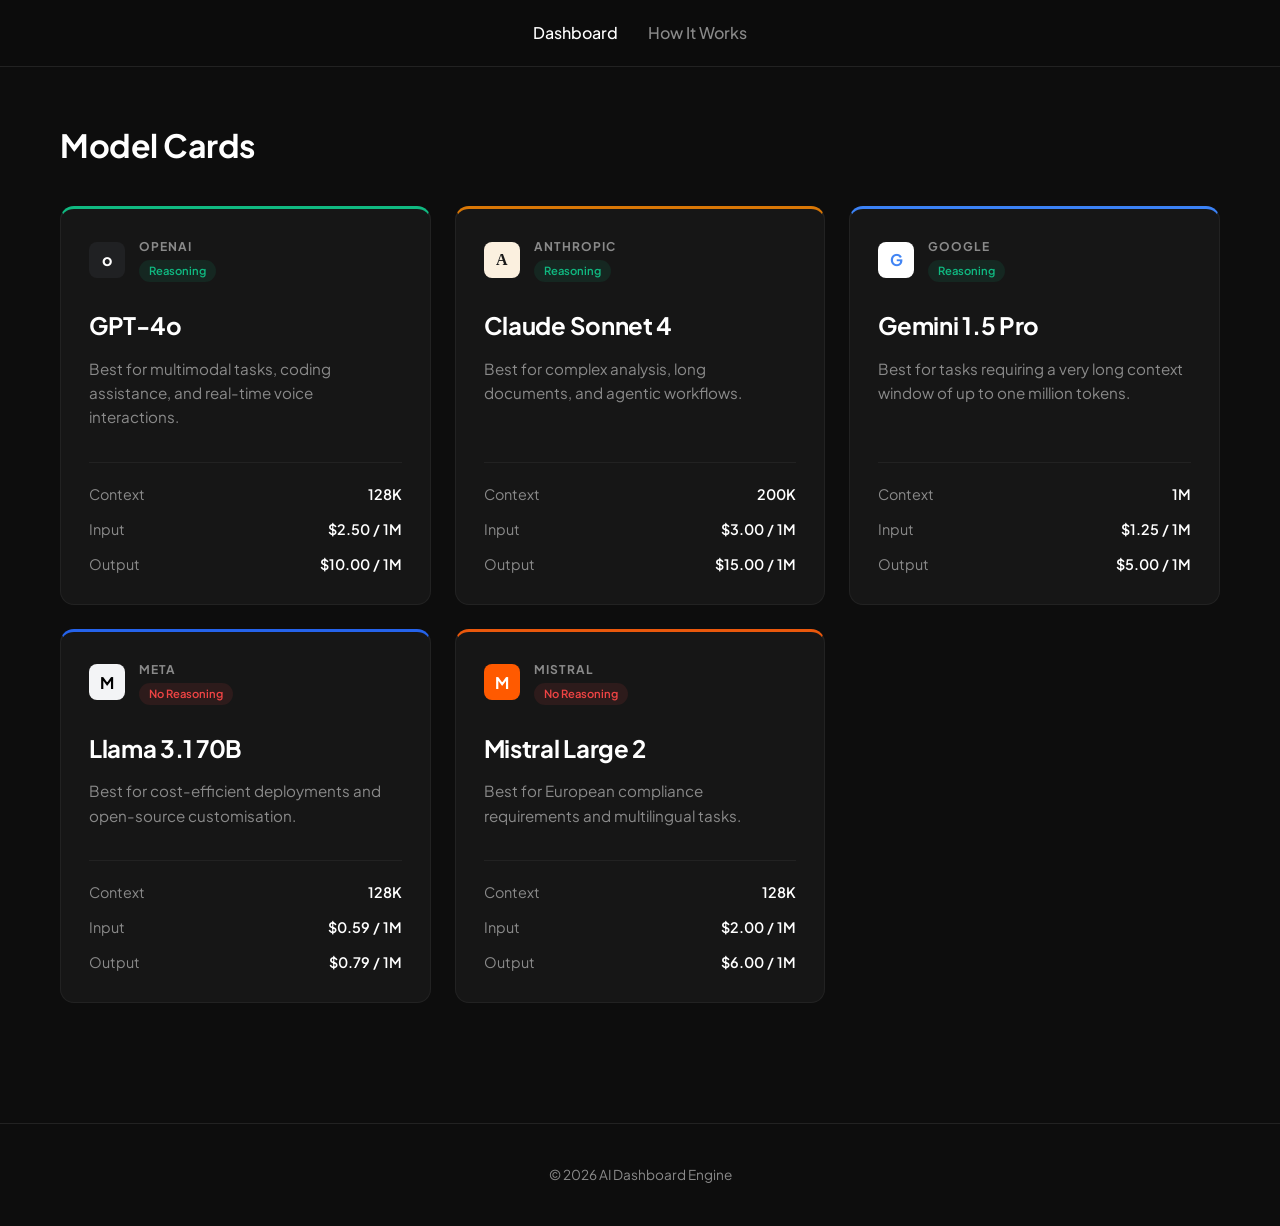
<file: index.html>
<!DOCTYPE html>
<html lang="en">
<head>
  <meta charset="UTF-8">
  <meta name="viewport" content="width=device-width, initial-scale=1.0">
  <title>Model Cards Dashboard</title>
  <link rel="stylesheet" href="styles.css">
</head>
<body>

  <nav>
    <a href="index.html" class="active">Dashboard</a>
    <a href="index2.html">How It Works</a>
  </nav>

  <main>
    <section id="model-cards">
      <h2>Model Cards</h2>
      <div class="cards-grid">
        
        <div class="card" style="border-top: 3px solid #10b981;">
          <div class="card-top">
            <div class="provider-icon" style="background-color: #202123; color: #fff;">o</div>
            <div class="provider-info">
              <span class="card-provider">OpenAI</span>
              <span class="badge reasoning-yes">Reasoning</span>
            </div>
          </div>
          <h3 class="card-name">GPT-4o</h3>
          <p class="card-tagline">Best for multimodal tasks, coding assistance, and real-time voice interactions.</p>
          <ul class="card-specs">
            <li><span class="spec-label">Context</span><span class="spec-value">128K</span></li>
            <li><span class="spec-label">Input</span><span class="spec-value">$2.50 / 1M</span></li>
            <li><span class="spec-label">Output</span><span class="spec-value">$10.00 / 1M</span></li>
          </ul>
        </div>

        <div class="card" style="border-top: 3px solid #d97706;">
          <div class="card-top">
            <div class="provider-icon" style="background-color: #fbf0df; color: #191919; font-family: serif;">A</div>
            <div class="provider-info">
              <span class="card-provider">Anthropic</span>
              <span class="badge reasoning-yes">Reasoning</span>
            </div>
          </div>
          <h3 class="card-name">Claude Sonnet 4</h3>
          <p class="card-tagline">Best for complex analysis, long documents, and agentic workflows.</p>
          <ul class="card-specs">
            <li><span class="spec-label">Context</span><span class="spec-value">200K</span></li>
            <li><span class="spec-label">Input</span><span class="spec-value">$3.00 / 1M</span></li>
            <li><span class="spec-label">Output</span><span class="spec-value">$15.00 / 1M</span></li>
          </ul>
        </div>

        <div class="card" style="border-top: 3px solid #3b82f6;">
          <div class="card-top">
            <div class="provider-icon" style="background-color: #fff; color: #4285f4;">G</div>
            <div class="provider-info">
              <span class="card-provider">Google</span>
              <span class="badge reasoning-yes">Reasoning</span>
            </div>
          </div>
          <h3 class="card-name">Gemini 1.5 Pro</h3>
          <p class="card-tagline">Best for tasks requiring a very long context window of up to one million tokens.</p>
          <ul class="card-specs">
            <li><span class="spec-label">Context</span><span class="spec-value">1M</span></li>
            <li><span class="spec-label">Input</span><span class="spec-value">$1.25 / 1M</span></li>
            <li><span class="spec-label">Output</span><span class="spec-value">$5.00 / 1M</span></li>
          </ul>
        </div>

        <div class="card" style="border-top: 3px solid #2563eb;">
          <div class="card-top">
            <div class="provider-icon" style="background-color: #f3f4f6; color: #000;">M</div>
            <div class="provider-info">
              <span class="card-provider">Meta</span>
              <span class="badge reasoning-no">No Reasoning</span>
            </div>
          </div>
          <h3 class="card-name">Llama 3.1 70B</h3>
          <p class="card-tagline">Best for cost-efficient deployments and open-source customisation.</p>
          <ul class="card-specs">
            <li><span class="spec-label">Context</span><span class="spec-value">128K</span></li>
            <li><span class="spec-label">Input</span><span class="spec-value">$0.59 / 1M</span></li>
            <li><span class="spec-label">Output</span><span class="spec-value">$0.79 / 1M</span></li>
          </ul>
        </div>

        <div class="card" style="border-top: 3px solid #ea580c;">
          <div class="card-top">
            <div class="provider-icon" style="background-color: #ff5a00; color: #fff;">M</div>
            <div class="provider-info">
              <span class="card-provider">Mistral</span>
              <span class="badge reasoning-no">No Reasoning</span>
            </div>
          </div>
          <h3 class="card-name">Mistral Large 2</h3>
          <p class="card-tagline">Best for European compliance requirements and multilingual tasks.</p>
          <ul class="card-specs">
            <li><span class="spec-label">Context</span><span class="spec-value">128K</span></li>
            <li><span class="spec-label">Input</span><span class="spec-value">$2.00 / 1M</span></li>
            <li><span class="spec-label">Output</span><span class="spec-value">$6.00 / 1M</span></li>
          </ul>
        </div>

      </div>
    </section>
  </main>

  <footer>
    <p>&copy; 2026 AI Dashboard Engine</p>
  </footer>

</body>
</html>
</file>
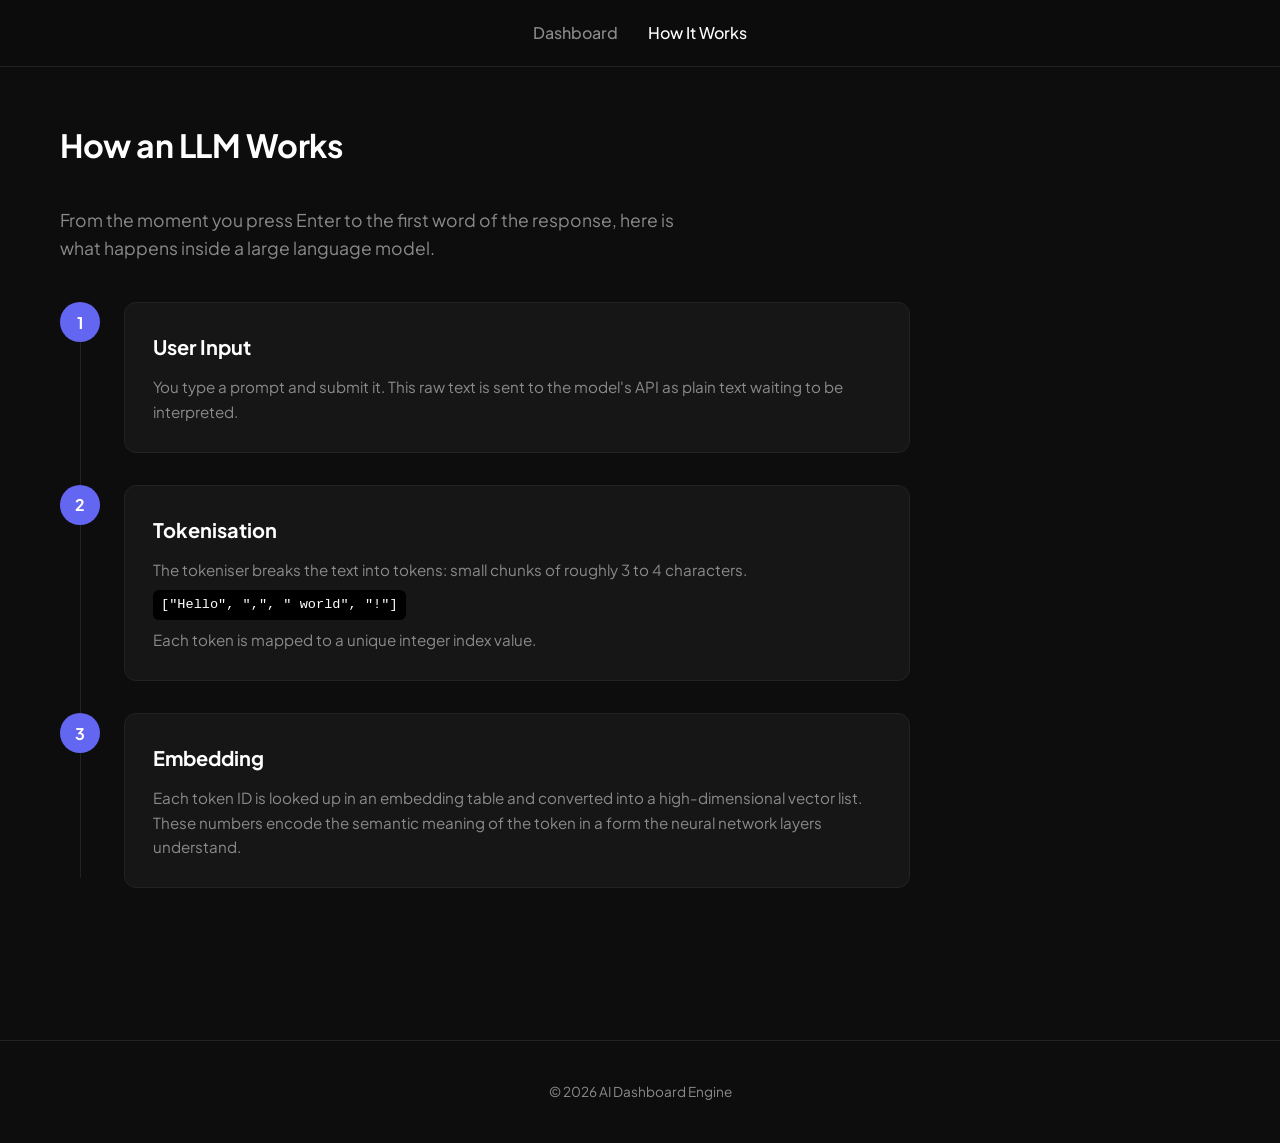
<file: index2.html>
<!DOCTYPE html>
<html lang="en">
<head>
  <meta charset="UTF-8">
  <meta name="viewport" content="width=device-width, initial-scale=1.0">
  <title>How an LLM Works</title>
  <link rel="stylesheet" href="styles.css">
</head>
<body>

  <nav>
    <a href="index.html">Dashboard</a>
    <a href="how-it-works.html" class="active">How It Works</a>
  </nav>

  <main>
    <section id="timeline-section">
      <h2>How an LLM Works</h2>
      <p class="timeline-intro">From the moment you press Enter to the first word of the response, here is what happens inside a large language model.</p>
      
      <ol class="timeline">
        
        <li class="timeline-step">
          <div class="step-marker">1</div>
          <div class="step-content">
            <h3>User Input</h3>
            <p>You type a prompt and submit it. This raw text is sent to the model's API as plain text waiting to be interpreted.</p>
          </div>
        </li>

        <li class="timeline-step">
          <div class="step-marker">2</div>
          <div class="step-content">
            <h3>Tokenisation</h3>
            <p>The tokeniser breaks the text into tokens: small chunks of roughly 3 to 4 characters.</p>
            <code>["Hello", ",", " world", "!"]</code>
            <p style="margin-top: 8px;">Each token is mapped to a unique integer index value.</p>
          </div>
        </li>

        <li class="timeline-step">
          <div class="step-marker">3</div>
          <div class="step-content">
            <h3>Embedding</h3>
            <p>Each token ID is looked up in an embedding table and converted into a high-dimensional vector list. These numbers encode the semantic meaning of the token in a form the neural network layers understand.</p>
          </div>
        </li>

      </ol>
    </section>
  </main>

  <footer>
    <p>&copy; 2026 AI Dashboard Engine</p>
  </footer>

</body>
</html>
</file>
<file: styles.css>
@import url('https://fonts.googleapis.com/css2?family=Plus+Jakarta+Sans:wght@400;500;600;700&display=swap');

:root {
  --color-background: #0d0d0d;
  --color-surface: #161616;
  --color-border: #222222;
  --color-text-primary: #ffffff;
  --color-text-secondary: #8a8a8a;
  --color-accent: #6366f1;
  --color-reasoning-bg: rgba(16, 185, 129, 0.1);
  --color-reasoning-text: #10b981;
  --color-no-reasoning-bg: rgba(239, 68, 68, 0.1);
  --color-no-reasoning-text: #ef4444;
}

* {
  margin: 0;
  padding: 0;
  box-sizing: border-box;
}

body {
  font-family: 'Plus Jakarta Sans', sans-serif;
  background-color: var(--color-background);
  color: var(--color-text-primary);
  line-height: 1.6;
  padding-top: 80px;
}

nav {
  display: flex;
  justify-content: center;
  gap: 30px;
  padding: 20px;
  border-bottom: 1px solid var(--color-border);
  position: fixed;
  top: 0;
  width: 100%;
  background-color: rgba(13, 13, 13, 0.8);
  backdrop-filter: blur(12px);
  z-index: 1000;
}

nav a {
  text-decoration: none;
  color: var(--color-text-secondary);
  font-weight: 500;
  transition: color 0.2s ease;
}

nav a:hover, nav a.active {
  color: var(--color-text-primary);
}

main {
  max-width: 1200px;
  margin: 0 auto;
  padding: 40px 20px;
}

h2 {
  font-size: 2rem;
  font-weight: 700;
  margin-bottom: 35px;
  letter-spacing: -0.5px;
}

/* --- Model Cards Section --- */
.cards-grid {
  display: grid;
  grid-template-columns: repeat(auto-fit, minmax(340px, 1fr));
  gap: 24px;
}

.card {
  background-color: var(--color-surface);
  border: 1px solid var(--color-border);
  border-radius: 14px;
  padding: 28px;
  display: flex;
  flex-direction: column;
  position: relative;
  transition: transform 0.3s ease, border-color 0.3s ease;
}

.card:hover {
  transform: translateY(-4px);
  border-color: #333333;
}

.card-top {
  display: flex;
  align-items: center;
  gap: 14px;
  margin-bottom: 24px;
}

.provider-icon {
  width: 36px;
  height: 36px;
  border-radius: 8px;
  display: flex;
  align-items: center;
  justify-content: center;
  font-weight: 700;
  font-size: 1rem;
}

.provider-info {
  display: flex;
  flex-direction: column;
  gap: 4px;
}

.card-provider {
  font-size: 0.75rem;
  color: var(--color-text-secondary);
  font-weight: 700;
  text-transform: uppercase;
  letter-spacing: 1px;
}

.badge {
  font-size: 0.7rem;
  padding: 2px 10px;
  border-radius: 20px;
  font-weight: 600;
  width: fit-content;
}

.reasoning-yes {
  background-color: var(--color-reasoning-bg);
  color: var(--color-reasoning-text);
}

.reasoning-no {
  background-color: var(--color-no-reasoning-bg);
  color: var(--color-no-reasoning-text);
}

.card-name {
  font-size: 1.5rem;
  font-weight: 700;
  margin-bottom: 12px;
  letter-spacing: -0.3px;
}

.card-tagline {
  font-size: 0.95rem;
  color: var(--color-text-secondary);
  margin-bottom: 32px;
  min-height: 48px;
}

.card-specs {
  list-style: none;
  display: flex;
  flex-direction: column;
  gap: 12px;
  border-top: 1px solid var(--color-border);
  padding-top: 20px;
  margin-top: auto;
}

.card-specs li {
  display: flex;
  justify-content: space-between;
  font-size: 0.9rem;
}

.spec-label {
  color: var(--color-text-secondary);
}

.spec-value {
  font-weight: 600;
  color: var(--color-text-primary);
}

/* --- Timeline Section --- */
.timeline-intro {
  color: var(--color-text-secondary);
  font-size: 1.1rem;
  margin-bottom: 40px;
  max-width: 650px;
}

.timeline {
  list-style: none;
  position: relative;
  max-width: 850px;
}

.timeline::before {
  content: "";
  position: absolute;
  left: 20px;
  top: 10px;
  bottom: 10px;
  width: 1px;
  background-color: #222222;
}

.timeline-step {
  display: flex;
  position: relative;
  margin-bottom: 32px;
  opacity: 0;
  animation: fadeInUp 0.5s ease-out forwards;
}

.step-marker {
  width: 40px;
  height: 40px;
  background-color: #6366f1;
  color: #ffffff;
  border-radius: 50%;
  display: flex;
  align-items: center;
  justify-content: center;
  font-weight: 700;
  font-size: 1rem;
  position: absolute;
  left: 0;
  z-index: 10;
}

.step-content {
  margin-left: 64px;
  background-color: var(--color-surface);
  border: 1px solid var(--color-border);
  border-radius: 12px;
  padding: 28px;
  width: 100%;
}

.step-content h3 {
  font-size: 1.25rem;
  font-weight: 700;
  margin-bottom: 12px;
}

.step-content p {
  color: var(--color-text-secondary);
  font-size: 0.95rem;
  line-height: 1.6;
}

code {
  background-color: #000000;
  padding: 4px 8px;
  border-radius: 6px;
  font-family: monospace;
  color: #ffffff;
  display: inline-block;
  margin-top: 8px;
  font-size: 0.85rem;
}

@keyframes fadeInUp {
  from {
    opacity: 0;
    transform: translateY(15px);
  }
  to {
    opacity: 1;
    transform: translateY(0);
  }
}

.timeline-step:nth-child(1) { animation-delay: 0.1s; }
.timeline-step:nth-child(2) { animation-delay: 0.2s; }
.timeline-step:nth-child(3) { animation-delay: 0.3s; }

footer {
  text-align: center;
  padding: 40px;
  border-top: 1px solid var(--color-border);
  color: var(--color-text-secondary);
  font-size: 0.85rem;
  margin-top: 80px;
}
</file>
